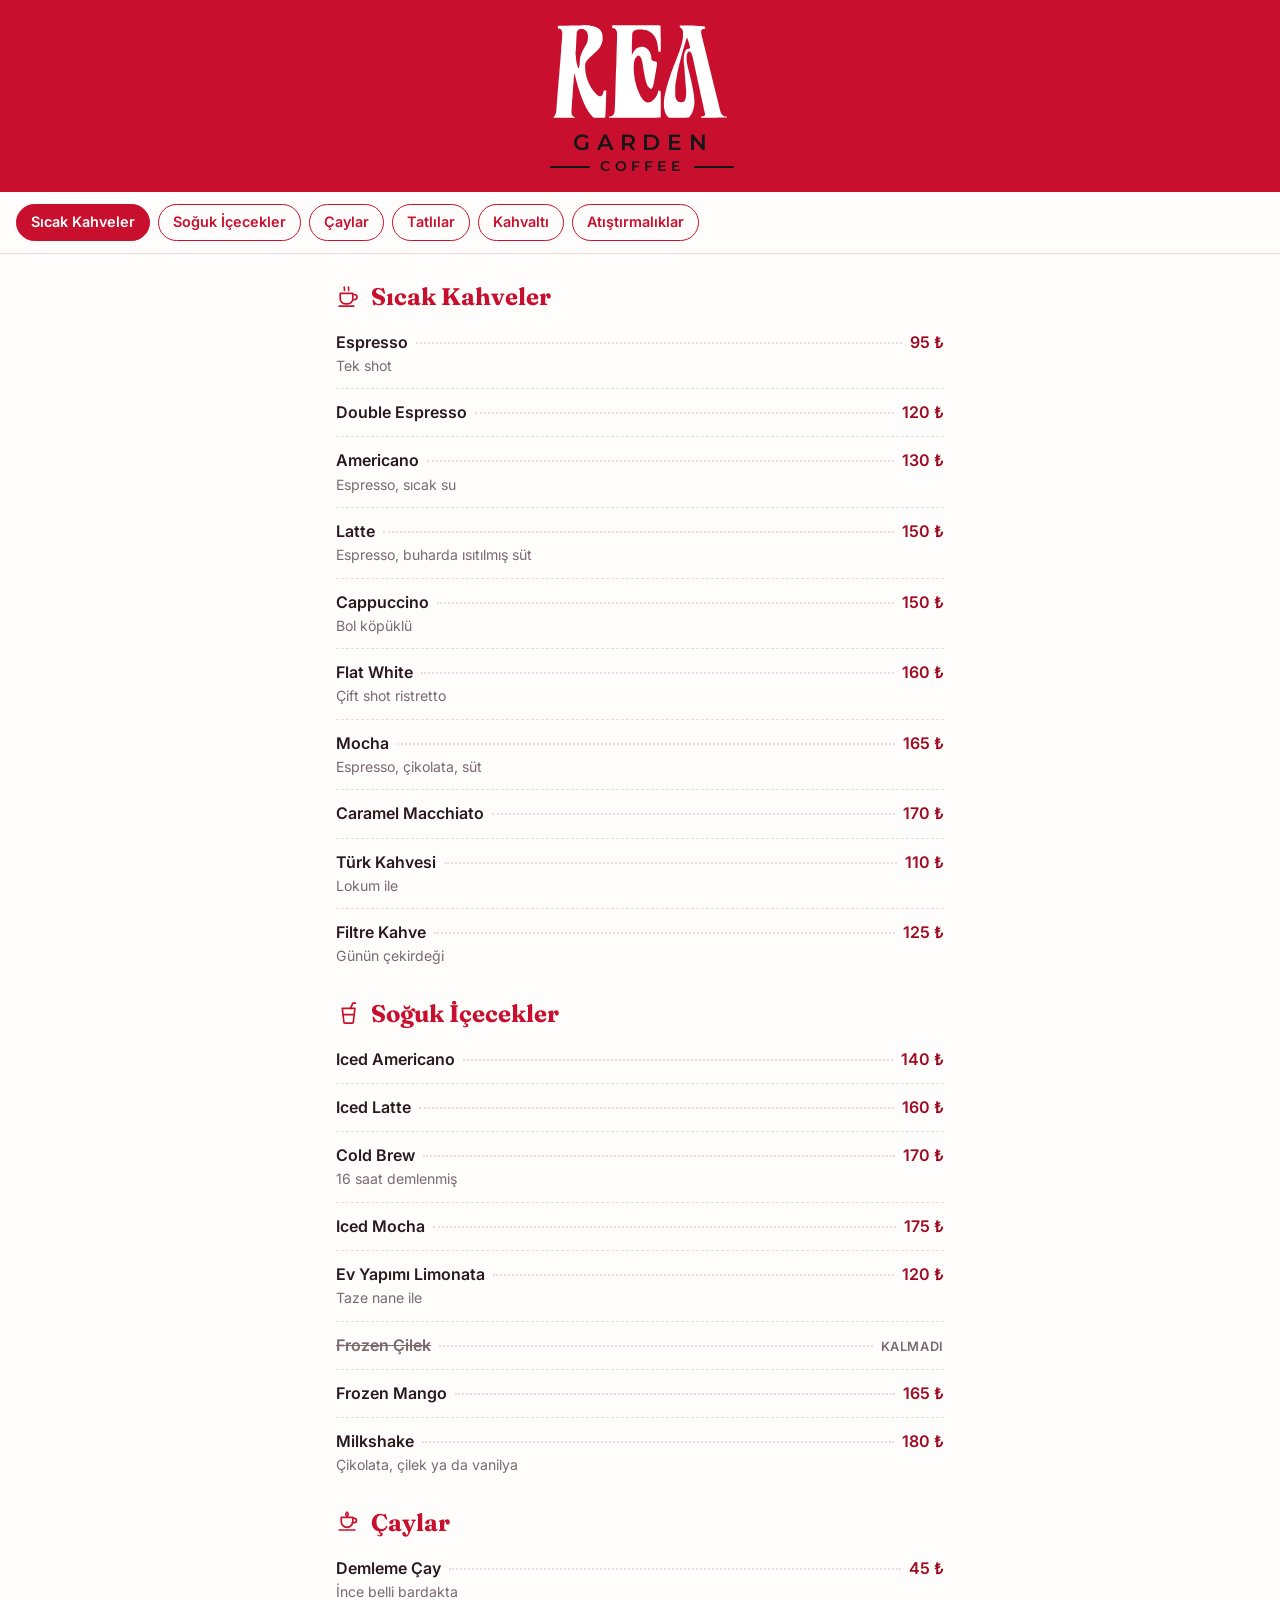
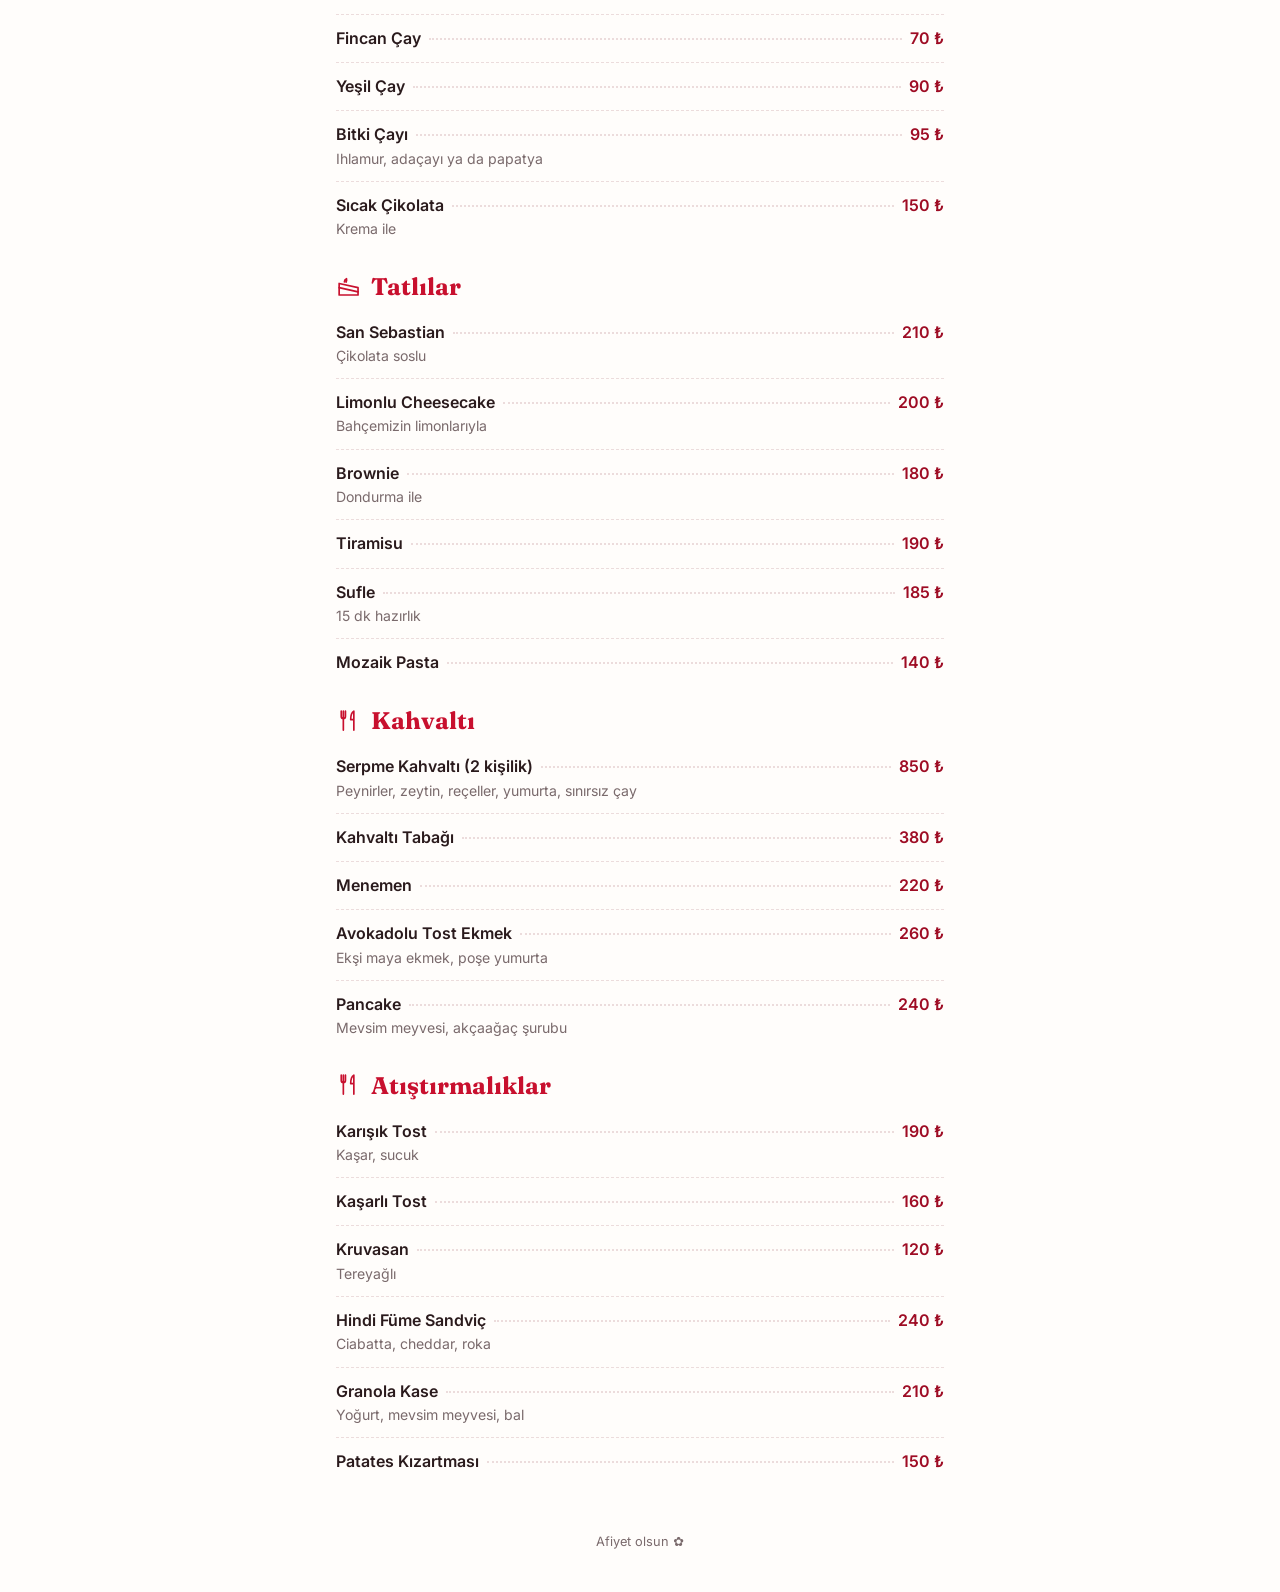
<file: index.html>
<!doctype html>
<html lang="tr">
<head>
<meta charset="utf-8">
<meta name="viewport" content="width=device-width, initial-scale=1">
<title>REA Garden Coffee · Menü</title>
<meta name="theme-color" content="#c8102e">
<link rel="preconnect" href="https://fonts.googleapis.com">
<link rel="preconnect" href="https://fonts.gstatic.com" crossorigin>
<link href="https://fonts.googleapis.com/css2?family=Montserrat:wght@600&family=Fraunces:opsz,wght@9..144,500;9..144,700&family=Inter:wght@400;600&display=swap" rel="stylesheet">
<link rel="stylesheet" href="style.css">
</head>
<body>
<header>
  <h1 class="logo">
    <img src="rea.svg" alt="REA" width="1182" height="650">
    <span class="garden">Garden</span>
    <span class="coffee">Coffee</span>
  </h1>
</header>
<nav id="tabs" aria-label="Kategoriler"></nav>
<main id="menu"><p class="loading">Menü yükleniyor…</p></main>
<footer>Afiyet olsun ✿</footer>
<script type="module" src="menu.js"></script>
</body>
</html>
</file>
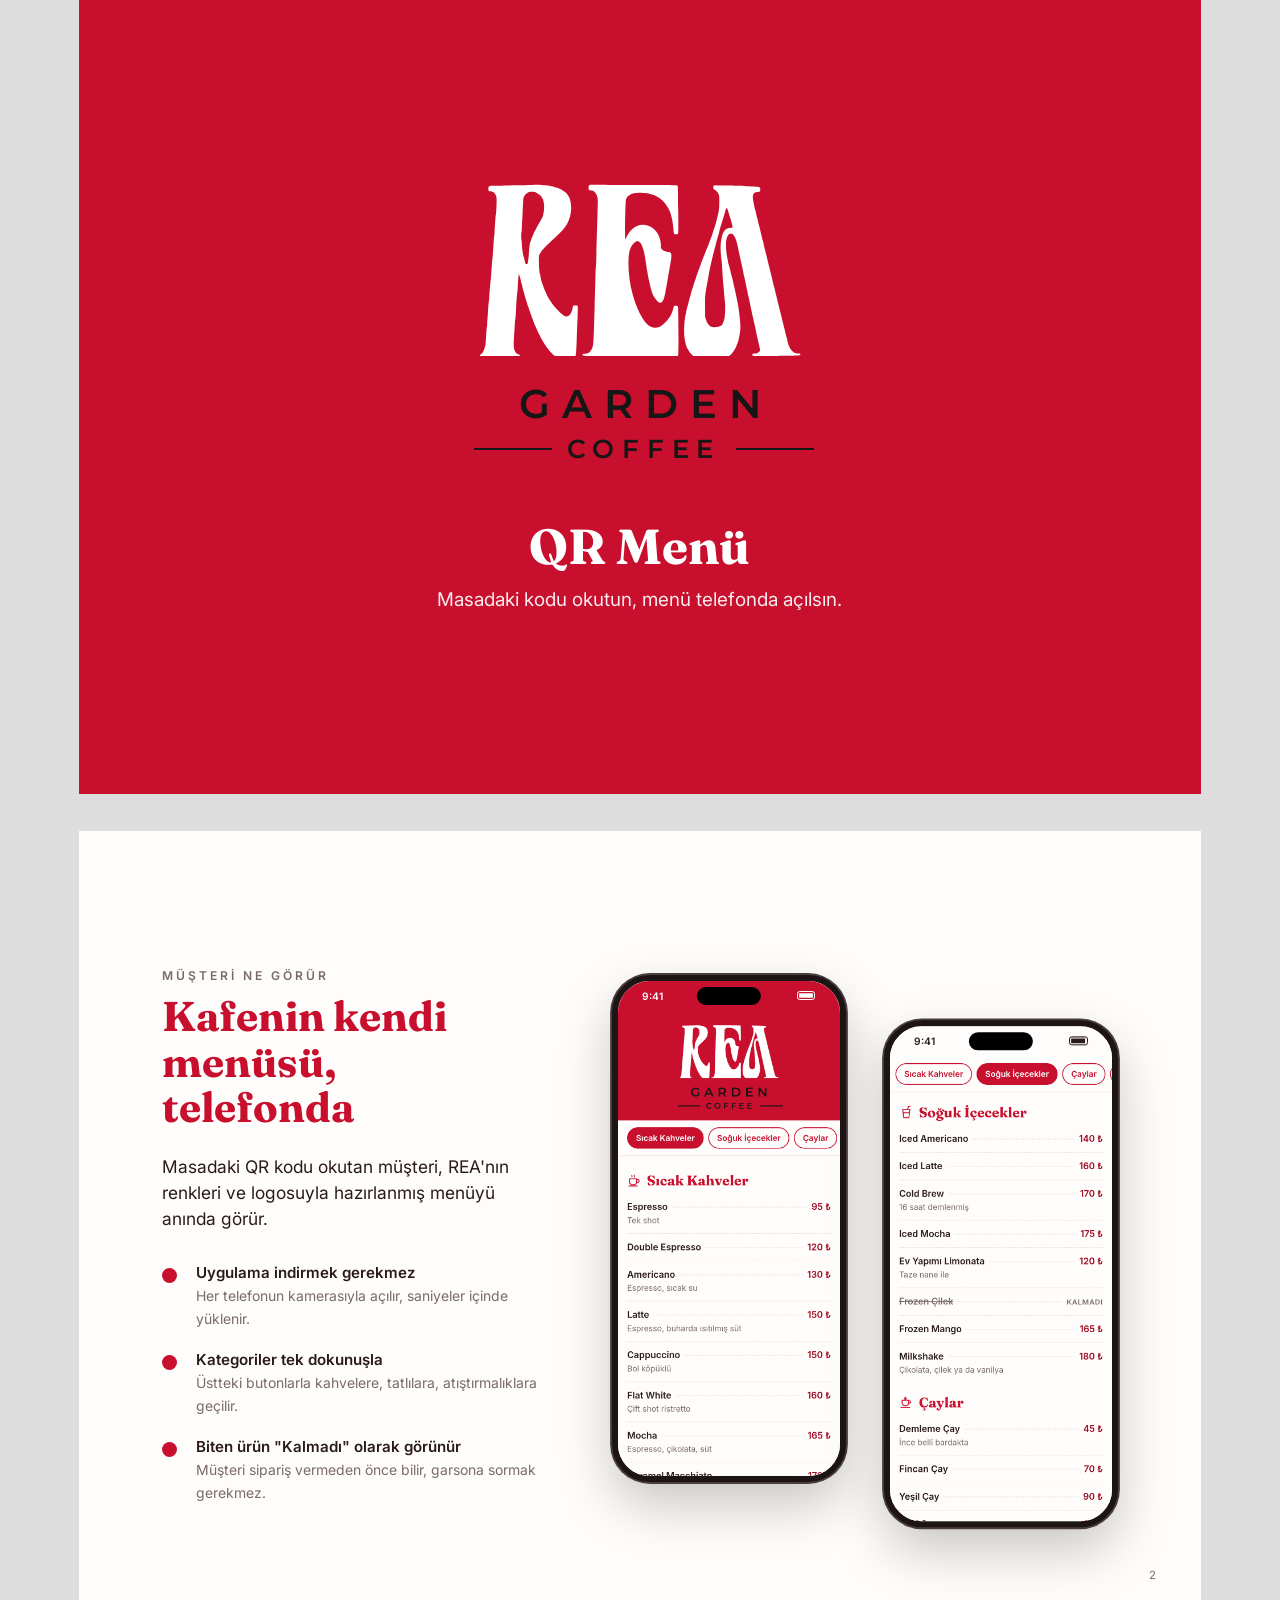
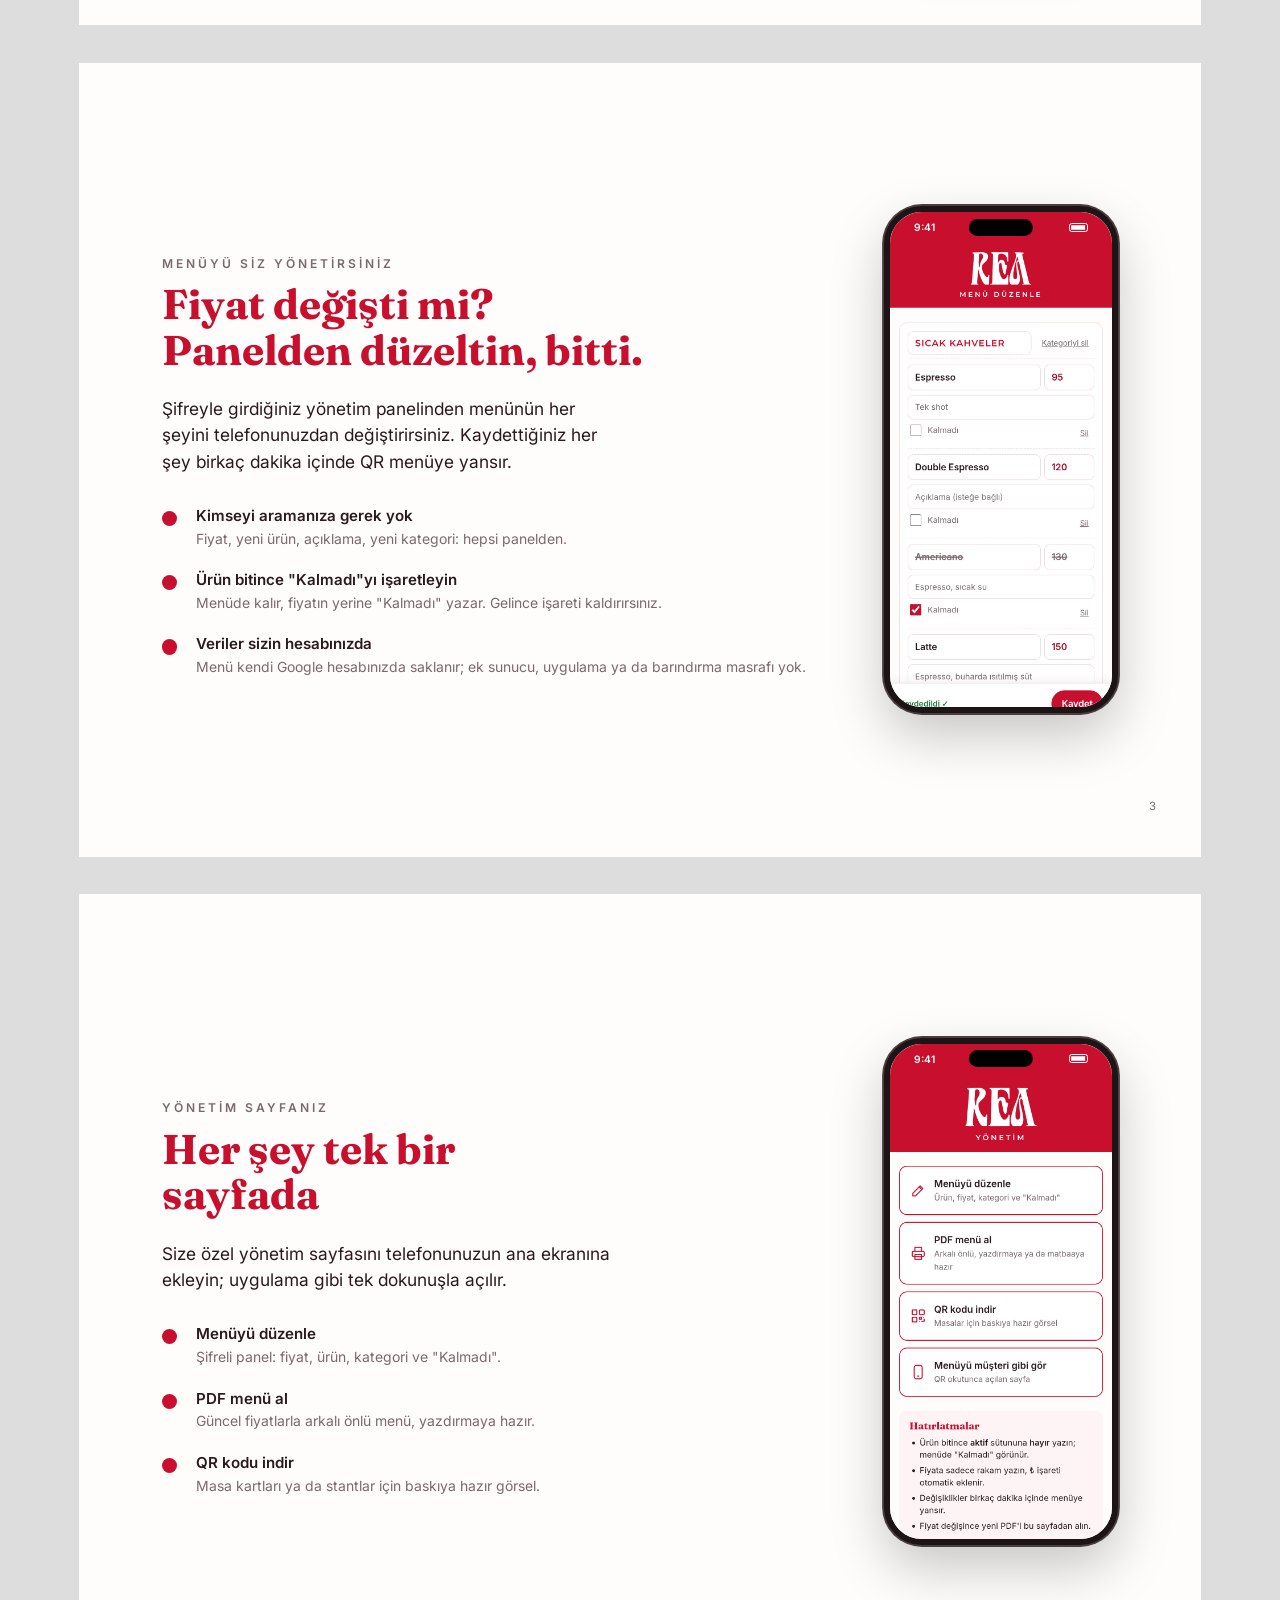
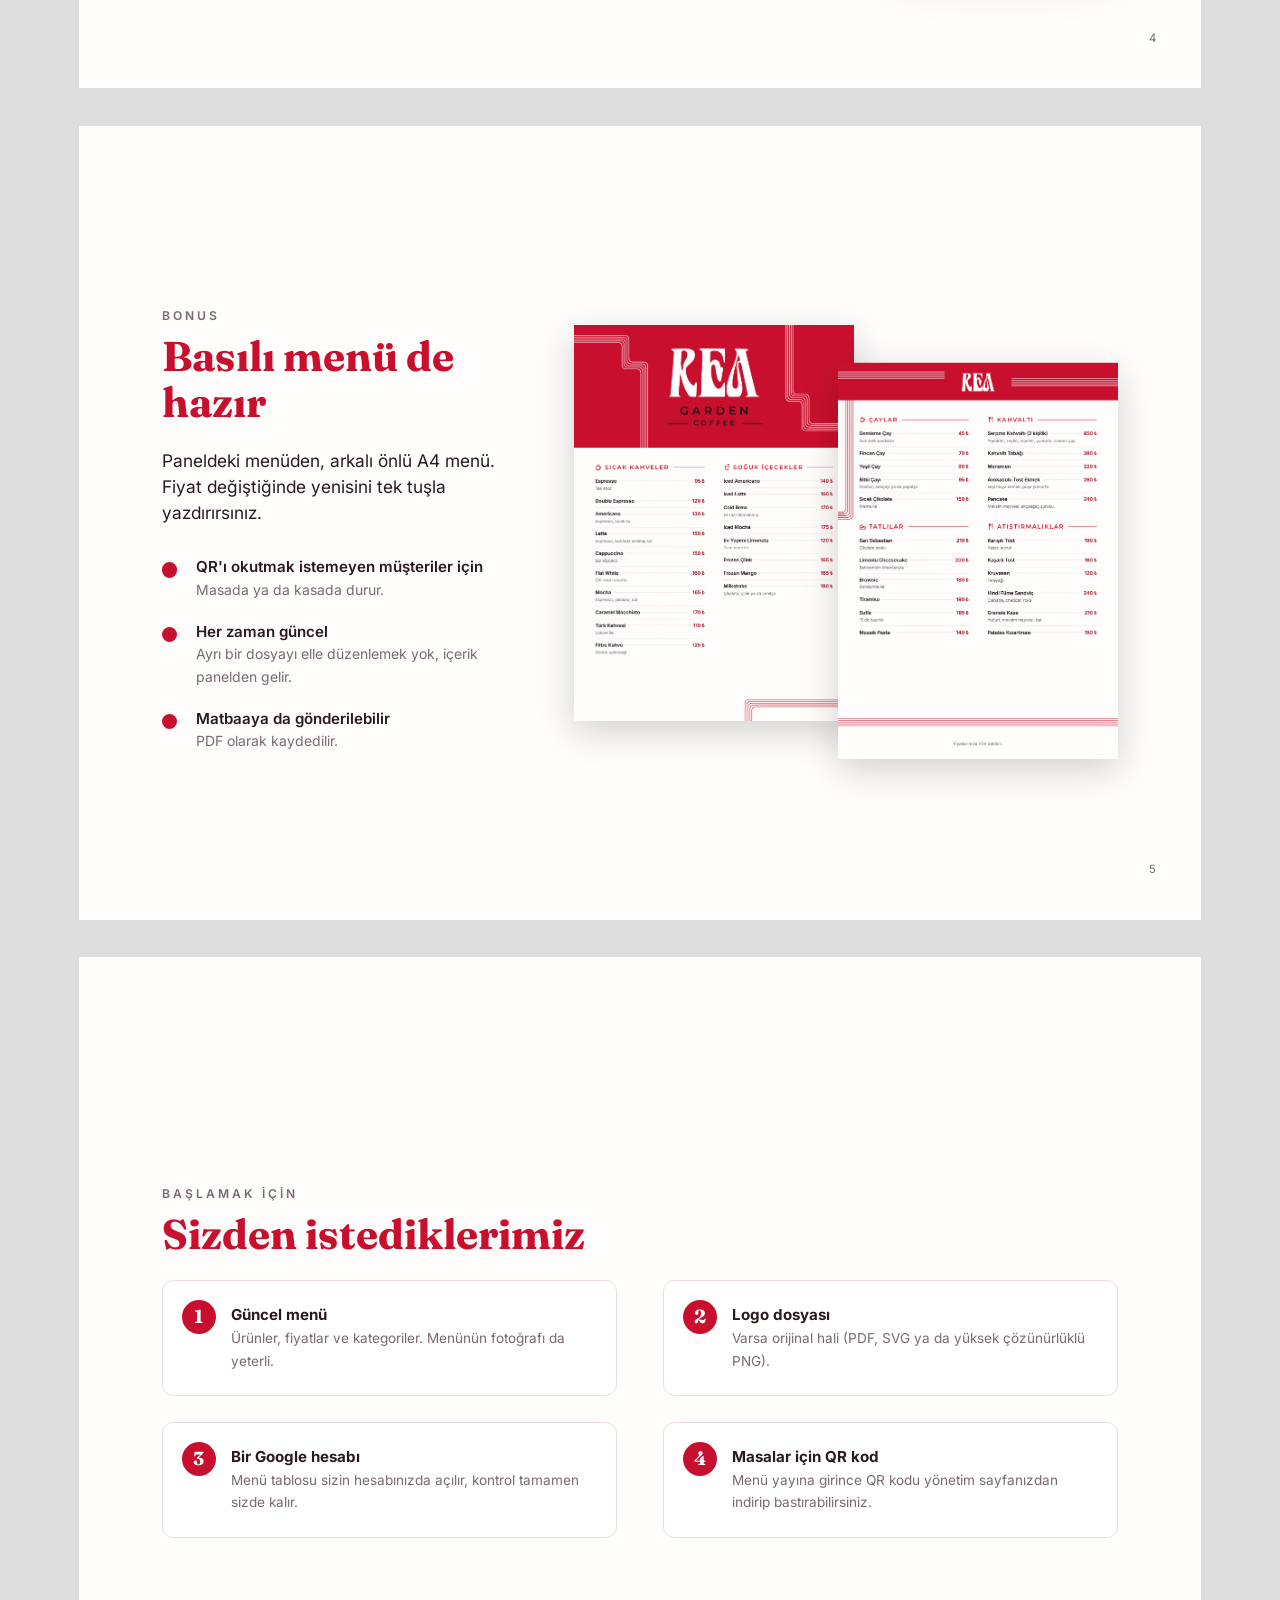
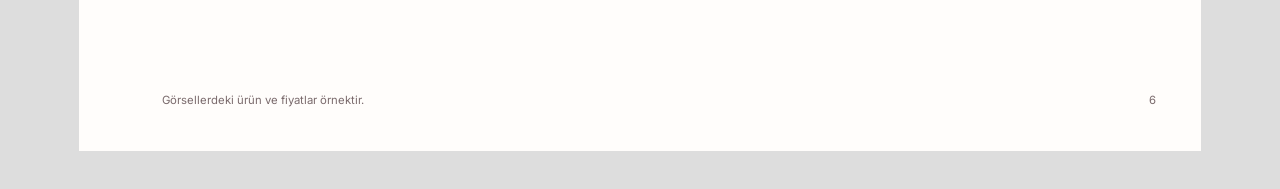
<file: tanitim/index.html>
<!doctype html>
<html lang="tr">
<head>
<meta charset="utf-8">
<title>REA Garden Coffee · QR Menü Tanıtımı</title>
<link href="https://fonts.googleapis.com/css2?family=Montserrat:wght@600&family=Fraunces:opsz,wght@9..144,500;9..144,700&family=Inter:wght@400;500;600&display=swap" rel="stylesheet">
<style>
@page { size: A4 landscape; margin: 0; }
:root { --red: #c8102e; --red-dark: #9e0c24; --ink: #2a1a1c; --muted: #7a6a6c; --bg: #fffdfb; --line: #ecdcdc; }
* { box-sizing: border-box; -webkit-print-color-adjust: exact; print-color-adjust: exact; }
body { margin: 0; background: #ddd; color: var(--ink); font: 4mm/1.5 Inter, sans-serif; }
.page { width: 297mm; height: 210mm; margin: 0 auto 10mm; background: var(--bg); position: relative; overflow: hidden; display: flex; break-after: page; }
@media print { body { background: none; } .page { margin: 0; } }

h2 { font: 700 11mm/1.1 Fraunces, Georgia, serif; color: var(--red); margin: 0 0 6mm; }
.kicker { font: 600 3.2mm Inter; letter-spacing: .25em; text-transform: uppercase; color: var(--muted); margin: 0 0 3mm; }
.lead { font-size: 4.6mm; color: var(--ink); margin: 0 0 8mm; max-width: 120mm; }
ul.points { list-style: none; padding: 0; margin: 0; display: grid; gap: 5mm; }
ul.points li { padding-left: 9mm; position: relative; }
ul.points li::before { content: ""; position: absolute; left: 0; top: 1.6mm; width: 4mm; height: 4mm; border-radius: 50%; background: var(--red); }
ul.points b { display: block; font-weight: 600; }
ul.points span { color: var(--muted); font-size: 3.7mm; }
.text { flex: 1; min-width: 0; padding: 22mm 18mm 18mm 22mm; display: flex; flex-direction: column; justify-content: center; }
.visual { display: flex; align-items: center; justify-content: center; gap: 10mm; padding: 14mm 22mm 14mm 0; }
.pageno { position: absolute; right: 12mm; bottom: 8mm; font-size: 3mm; color: var(--muted); }
.note { position: absolute; left: 22mm; bottom: 8mm; font-size: 3mm; color: var(--muted); }

/* telefon çerçevesi */
.phone { position: relative; width: 62mm; aspect-ratio: 390 / 844; border: 1.6mm solid #1d1416; border-radius: 10mm; overflow: hidden; background: var(--bg); display: flex; flex-direction: column; box-shadow: 0 0 0 .5mm #4a3d3f, 0 6mm 14mm rgb(0 0 0 / .22); }
.phone::before { content: ""; position: absolute; top: 1.7mm; left: 50%; translate: -50% 0; width: 17mm; height: 4.6mm; border-radius: 3mm; background: #000; z-index: 1; }
.phone .status { flex: none; height: 8mm; display: flex; justify-content: space-between; align-items: center; padding: 0 6.5mm; font: 600 2.7mm Inter, sans-serif; background: var(--red); color: #fff; }
.phone .status.light { background: var(--bg); color: var(--ink); }
.phone .bat { display: inline-block; width: 5mm; height: 2.4mm; border: .3mm solid currentColor; border-radius: .7mm; box-shadow: inset 0 0 0 .3mm var(--red), inset 4mm 0 0 currentColor; vertical-align: middle; }
.phone .status.light .bat { box-shadow: inset 0 0 0 .3mm var(--bg), inset 4mm 0 0 currentColor; }
.phone img { flex: 1; min-height: 0; display: block; width: 100%; object-fit: cover; object-position: top; }
.phone.lower { transform: translateY(12mm); }

/* kapak */
.cover { background: var(--red); color: #fff; flex-direction: column; align-items: center; justify-content: center; text-align: center; }
.cover .logo { width: 88mm; color: #161616; font: 600 5mm/1 Montserrat, sans-serif; text-transform: uppercase; }
.cover .logo img { display: block; width: 100%; }
.cover .logo span { display: flex; align-items: center; justify-content: center; letter-spacing: .3em; margin-right: -.3em; }
.cover .garden { font-size: 10.5mm; margin-top: 6mm; }
.cover .coffee { font-size: 6.8mm; margin-top: 3mm; gap: 4mm; }
.cover .coffee::before, .cover .coffee::after { content: ""; flex: 1; border-top: .6mm solid; }
.cover h1 { font: 700 13mm/1 Fraunces, serif; margin: 16mm 0 4mm; }
.cover p { margin: 0; font-size: 5mm; opacity: .92; }

/* basılı menü */
.paper { width: 74mm; box-shadow: 0 3mm 9mm rgb(0 0 0 / .18); display: block; }
.paper + .paper { margin-left: -14mm; transform: translateY(10mm); }

/* adımlar */
ol.steps { list-style: none; counter-reset: s; padding: 0; margin: 0; display: grid; grid-template-columns: 1fr 1fr; gap: 7mm 12mm; }
ol.steps li { counter-increment: s; padding: 6mm 6mm 6mm 18mm; position: relative; background: #fff; border: .3mm solid var(--line); border-radius: 3mm; }
ol.steps li::before { content: counter(s); position: absolute; left: 5mm; top: 5mm; width: 9mm; height: 9mm; border-radius: 50%; background: var(--red); color: #fff; font: 700 5mm/9mm Fraunces; text-align: center; }
ol.steps b { display: block; }
ol.steps span { color: var(--muted); font-size: 3.6mm; }
</style>
</head>
<body>

<!-- 1. Kapak -->
<section class="page cover">
  <div class="logo">
    <img src="../rea.svg" alt="REA">
    <span class="garden">Garden</span>
    <span class="coffee">Coffee</span>
  </div>
  <h1>QR Menü</h1>
  <p>Masadaki kodu okutun, menü telefonda açılsın.</p>
</section>

<!-- 2. Müşteri ne görür -->
<section class="page">
  <div class="text">
    <p class="kicker">Müşteri ne görür</p>
    <h2>Kafenin kendi menüsü,<br>telefonda</h2>
    <p class="lead">Masadaki QR kodu okutan müşteri, REA'nın renkleri ve logosuyla hazırlanmış menüyü anında görür.</p>
    <ul class="points">
      <li><b>Uygulama indirmek gerekmez</b><span>Her telefonun kamerasıyla açılır, saniyeler içinde yüklenir.</span></li>
      <li><b>Kategoriler tek dokunuşla</b><span>Üstteki butonlarla kahvelere, tatlılara, atıştırmalıklara geçilir.</span></li>
      <li><b>Biten ürün "Kalmadı" olarak görünür</b><span>Müşteri sipariş vermeden önce bilir, garsona sormak gerekmez.</span></li>
    </ul>
  </div>
  <div class="visual">
    <div class="phone"><div class="status"><span>9:41</span><i class="bat"></i></div><img src="img/phone-top.png" alt=""></div>
    <div class="phone lower"><div class="status light"><span>9:41</span><i class="bat"></i></div><img src="img/phone-soldout.png" alt=""></div>
  </div>
  <p class="pageno">2</p>
</section>

<!-- 3. Siz güncellersiniz -->
<section class="page">
  <div class="text">
    <p class="kicker">Menüyü siz yönetirsiniz</p>
    <h2>Fiyat değişti mi?<br>Panelden düzeltin, bitti.</h2>
    <p class="lead">Şifreyle girdiğiniz yönetim panelinden menünün her şeyini telefonunuzdan değiştirirsiniz. Kaydettiğiniz her şey birkaç dakika içinde QR menüye yansır.</p>
    <ul class="points">
      <li><b>Kimseyi aramanıza gerek yok</b><span>Fiyat, yeni ürün, açıklama, yeni kategori: hepsi panelden.</span></li>
      <li><b>Ürün bitince "Kalmadı"yı işaretleyin</b><span>Menüde kalır, fiyatın yerine "Kalmadı" yazar. Gelince işareti kaldırırsınız.</span></li>
      <li><b>Veriler sizin hesabınızda</b><span>Menü kendi Google hesabınızda saklanır; ek sunucu, uygulama ya da barındırma masrafı yok.</span></li>
    </ul>
  </div>
  <div class="visual">
    <div class="phone"><div class="status"><span>9:41</span><i class="bat"></i></div><img src="img/phone-admin.png" alt=""></div>
  </div>
  <p class="pageno">3</p>
</section>

<!-- 4. Yönetim sayfası -->
<section class="page">
  <div class="text">
    <p class="kicker">Yönetim sayfanız</p>
    <h2>Her şey tek bir<br>sayfada</h2>
    <p class="lead">Size özel yönetim sayfasını telefonunuzun ana ekranına ekleyin; uygulama gibi tek dokunuşla açılır.</p>
    <ul class="points">
      <li><b>Menüyü düzenle</b><span>Şifreli panel: fiyat, ürün, kategori ve "Kalmadı".</span></li>
      <li><b>PDF menü al</b><span>Güncel fiyatlarla arkalı önlü menü, yazdırmaya hazır.</span></li>
      <li><b>QR kodu indir</b><span>Masa kartları ya da stantlar için baskıya hazır görsel.</span></li>
    </ul>
  </div>
  <div class="visual">
    <div class="phone"><div class="status"><span>9:41</span><i class="bat"></i></div><img src="img/phone-yonetim.png" alt=""></div>
  </div>
  <p class="pageno">4</p>
</section>

<!-- 5. Basılı menü -->
<section class="page">
  <div class="text">
    <p class="kicker">Bonus</p>
    <h2>Basılı menü de hazır</h2>
    <p class="lead">Paneldeki menüden, arkalı önlü A4 menü. Fiyat değiştiğinde yenisini tek tuşla yazdırırsınız.</p>
    <ul class="points">
      <li><b>QR'ı okutmak istemeyen müşteriler için</b><span>Masada ya da kasada durur.</span></li>
      <li><b>Her zaman güncel</b><span>Ayrı bir dosyayı elle düzenlemek yok, içerik panelden gelir.</span></li>
      <li><b>Matbaaya da gönderilebilir</b><span>PDF olarak kaydedilir.</span></li>
    </ul>
  </div>
  <div class="visual">
    <img class="paper" src="img/print-front.png" alt="Ön yüz">
    <img class="paper" src="img/print-back.png" alt="Arka yüz">
  </div>
  <p class="pageno">5</p>
</section>

<!-- 6. Sonraki adımlar -->
<section class="page">
  <div class="text" style="padding-right: 22mm">
    <p class="kicker">Başlamak için</p>
    <h2>Sizden istediklerimiz</h2>
    <ol class="steps">
      <li><b>Güncel menü</b><span>Ürünler, fiyatlar ve kategoriler. Menünün fotoğrafı da yeterli.</span></li>
      <li><b>Logo dosyası</b><span>Varsa orijinal hali (PDF, SVG ya da yüksek çözünürlüklü PNG).</span></li>
      <li><b>Bir Google hesabı</b><span>Menü tablosu sizin hesabınızda açılır, kontrol tamamen sizde kalır.</span></li>
      <li><b>Masalar için QR kod</b><span>Menü yayına girince QR kodu yönetim sayfanızdan indirip bastırabilirsiniz.</span></li>
    </ol>
  </div>
  <p class="note">Görsellerdeki ürün ve fiyatlar örnektir.</p>
  <p class="pageno">6</p>
</section>

</body>
</html>
</file>
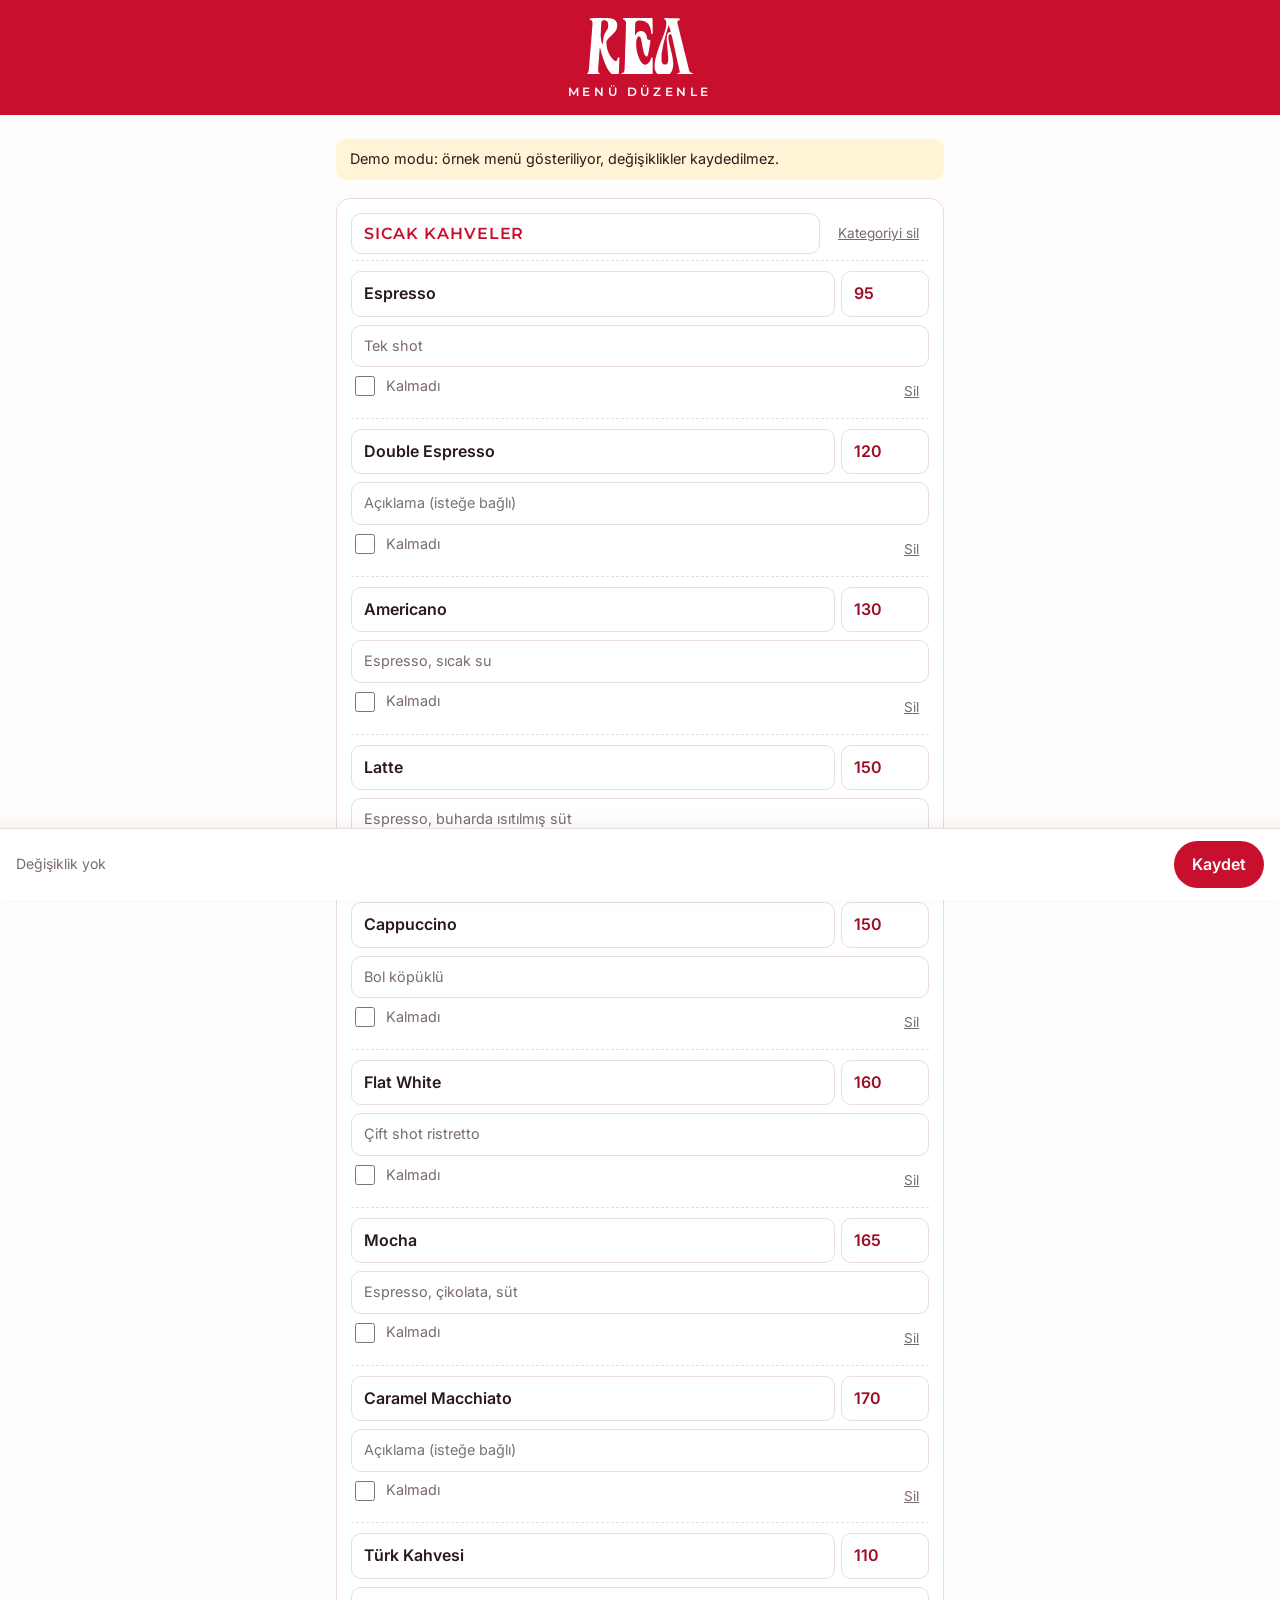
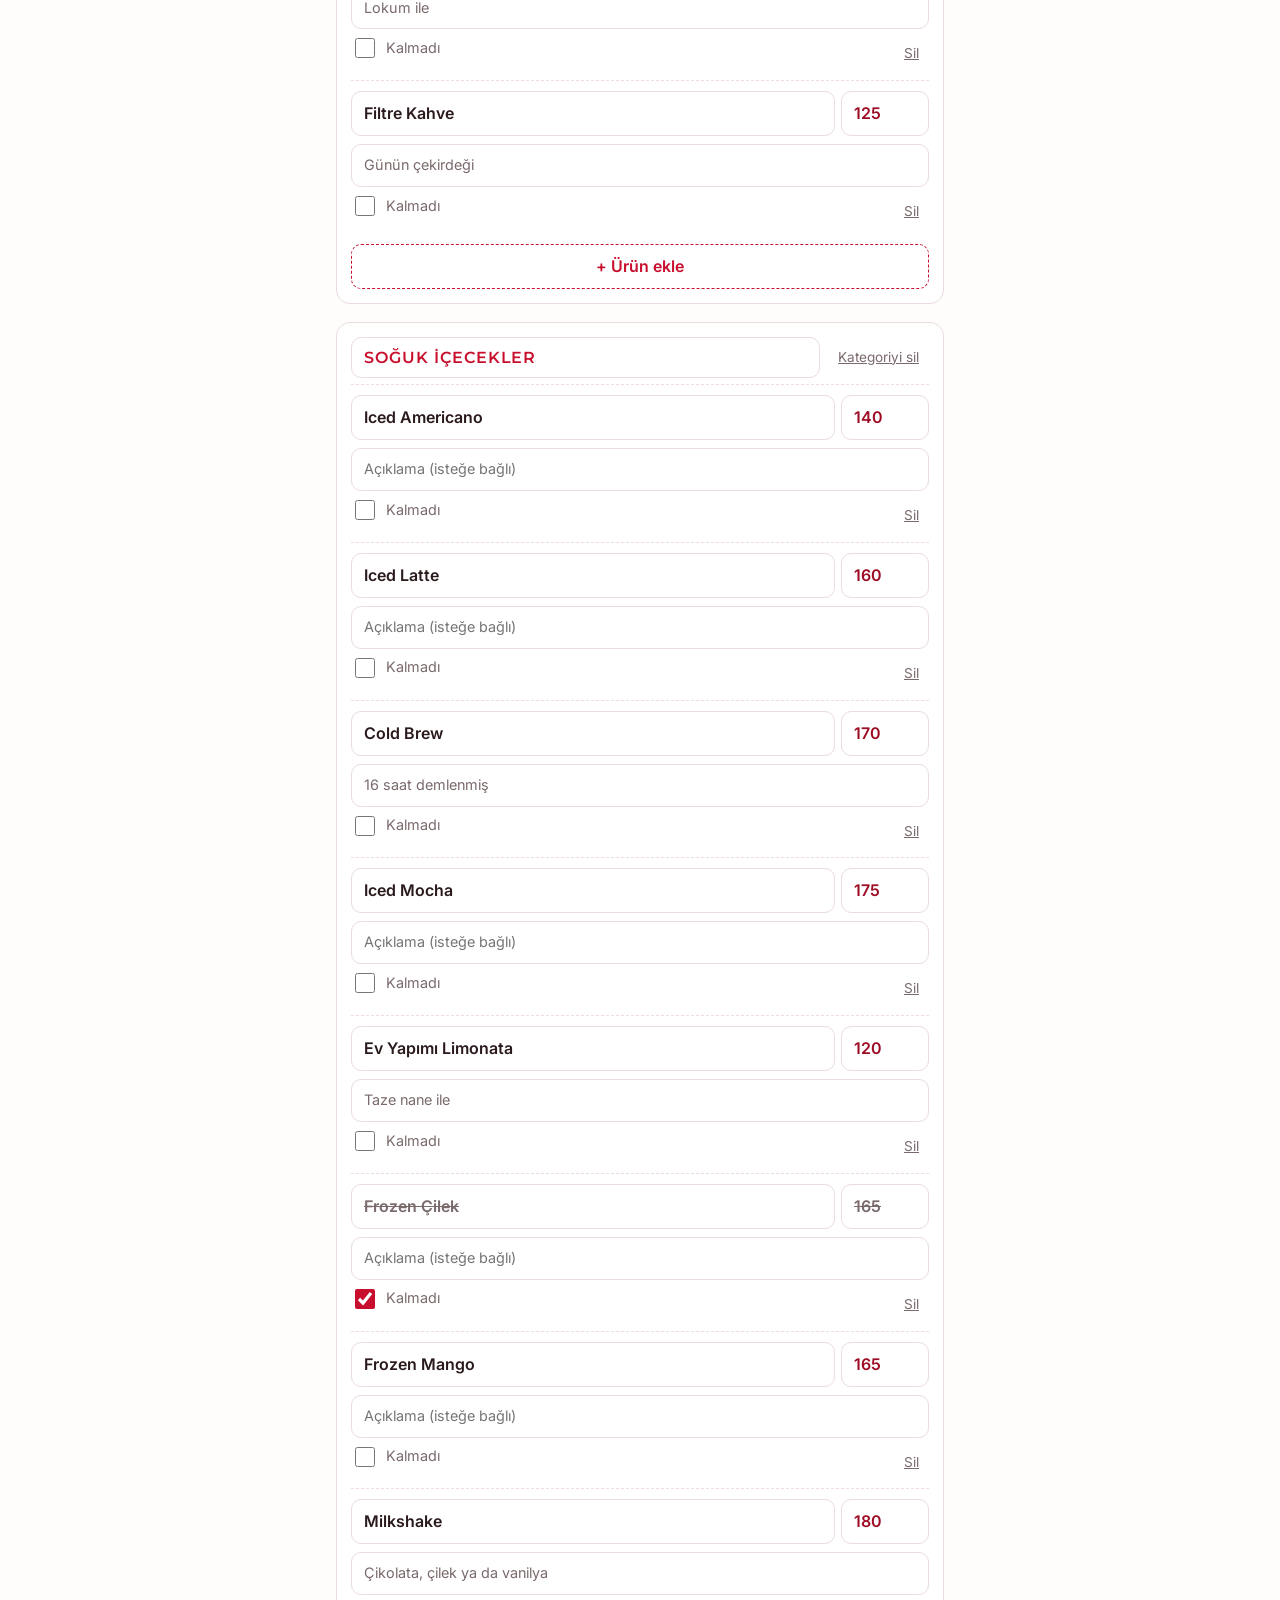
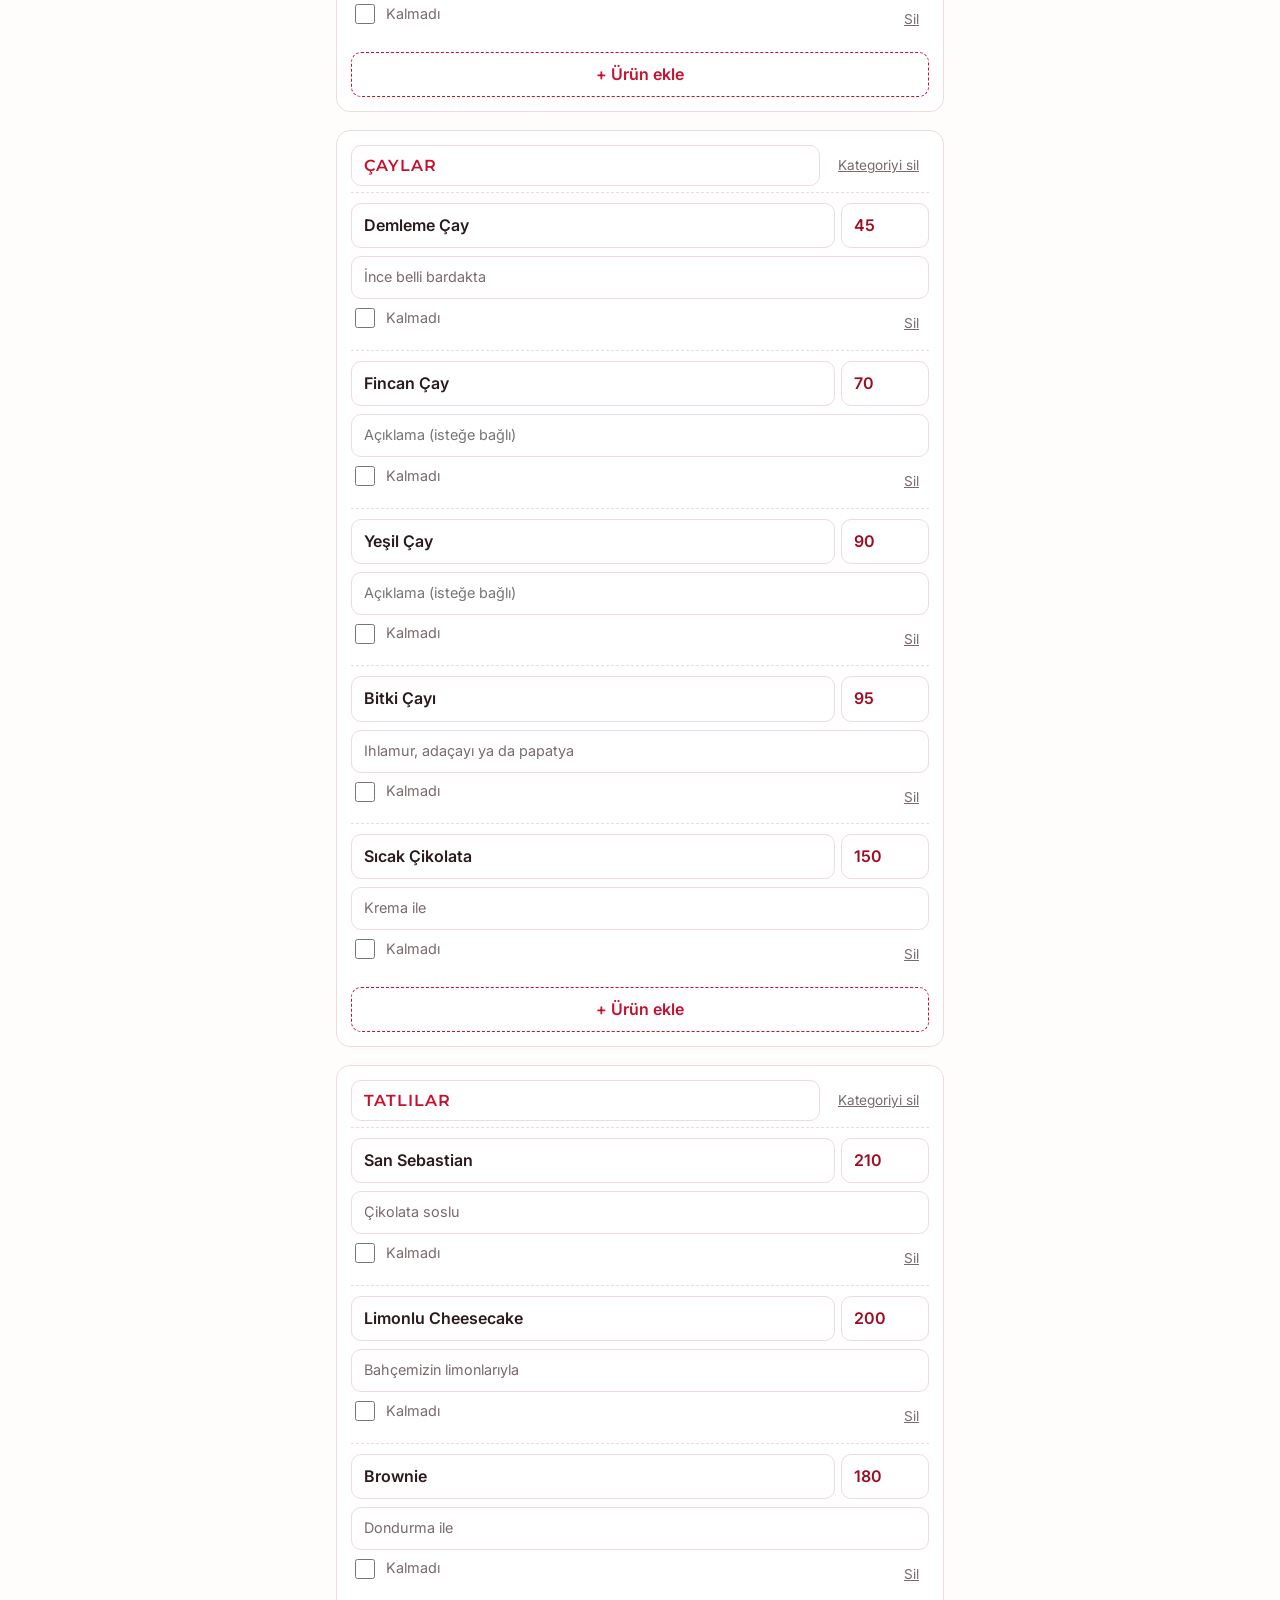
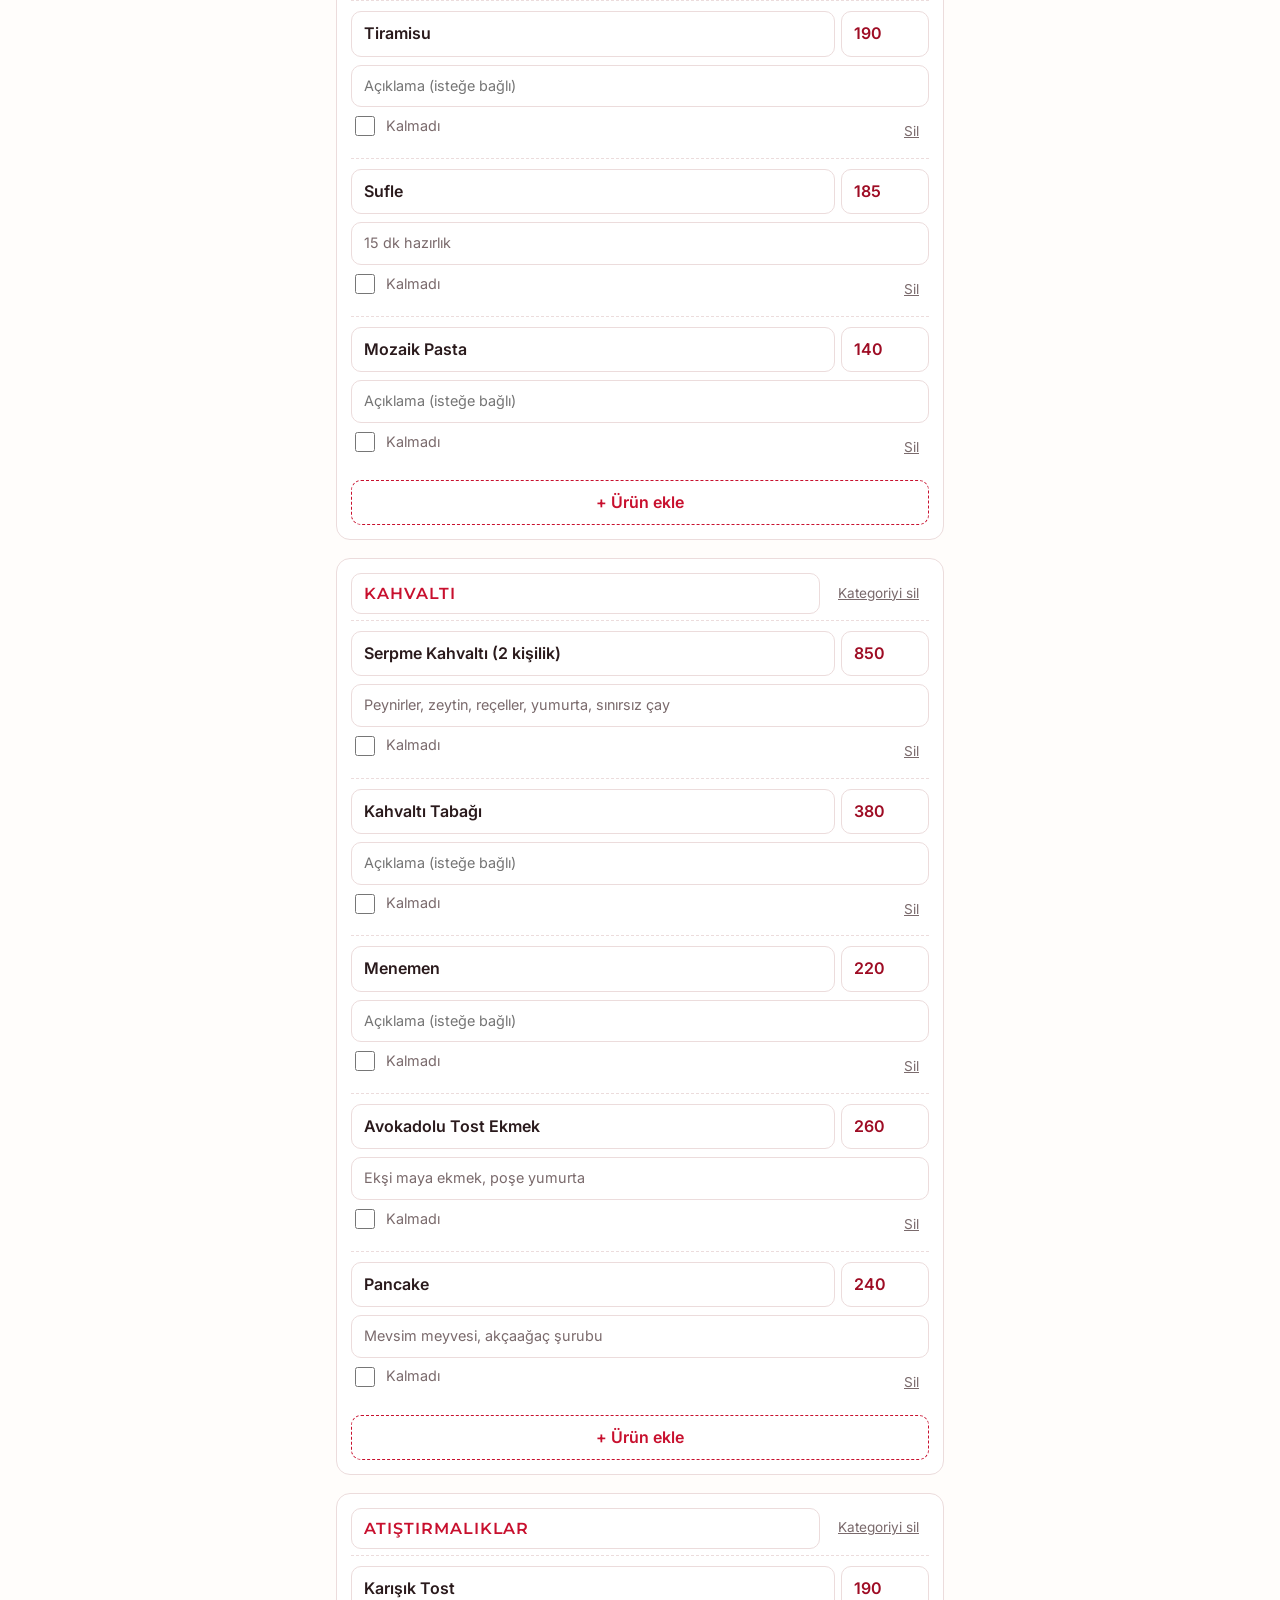
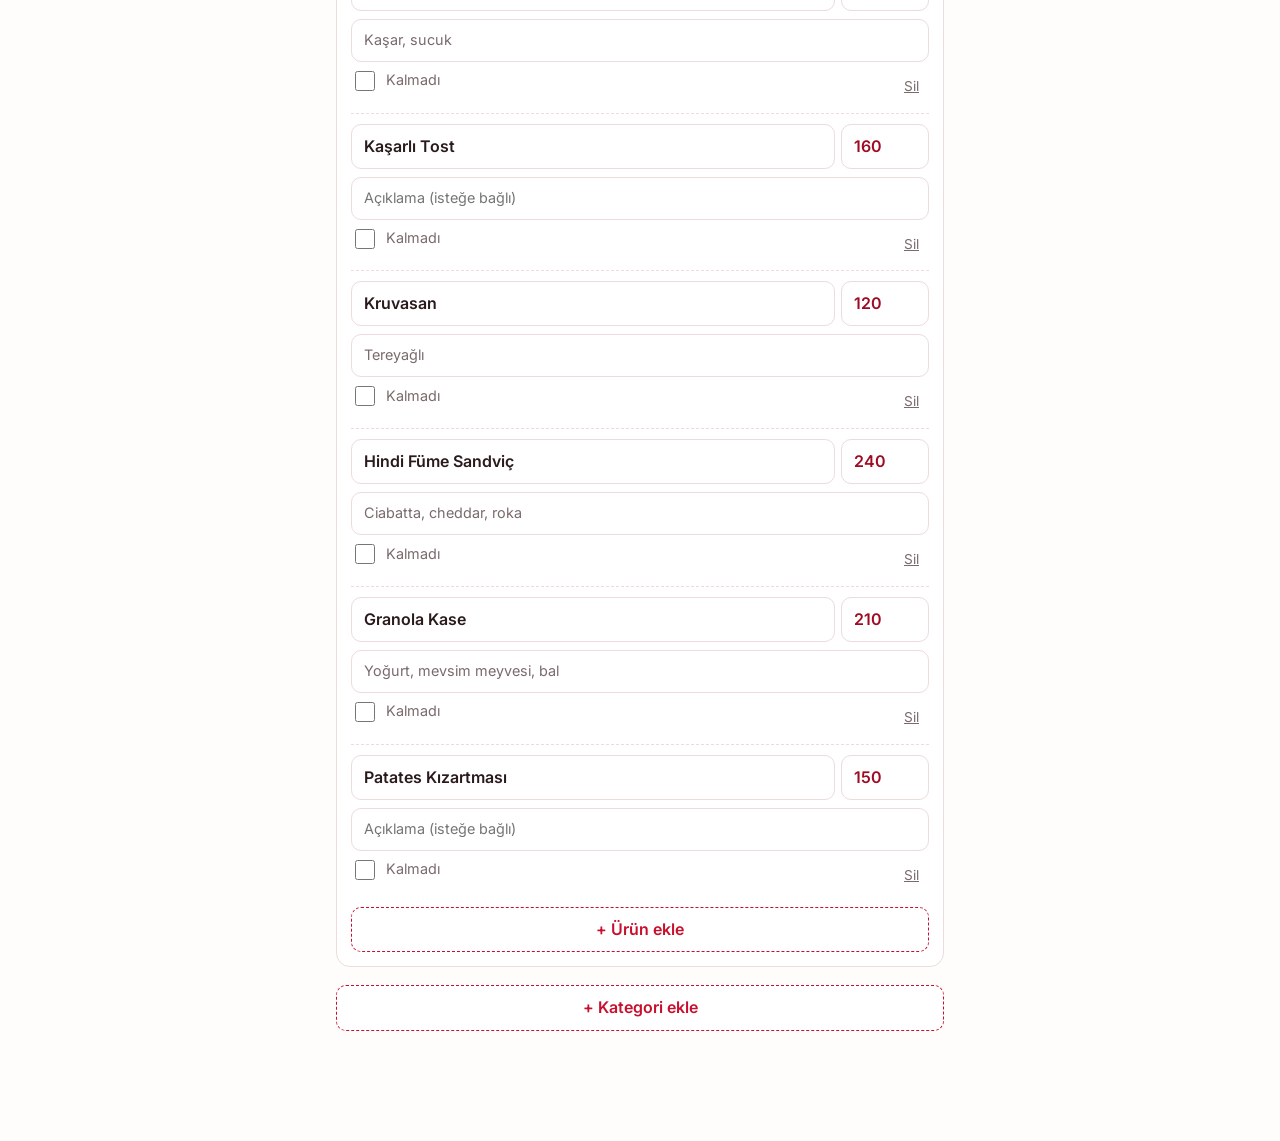
<file: admin.html>
<!doctype html>
<html lang="tr">
<head>
<meta charset="utf-8">
<meta name="viewport" content="width=device-width, initial-scale=1">
<meta name="robots" content="noindex">
<title>REA · Menü Düzenle</title>
<meta name="theme-color" content="#c8102e">
<link rel="preconnect" href="https://fonts.googleapis.com">
<link rel="preconnect" href="https://fonts.gstatic.com" crossorigin>
<link href="https://fonts.googleapis.com/css2?family=Montserrat:wght@600&family=Inter:wght@400;600&display=swap" rel="stylesheet">
<link rel="stylesheet" href="style.css">
<style>
  [hidden] { display: none !important; }
  header { padding: 16px; }
  header .logo { width: min(110px, 35%); }
  header .title { margin: 8px 0 0; font: 600 .75rem Montserrat, sans-serif; letter-spacing: .3em; text-transform: uppercase; }
  main { padding-bottom: 110px; }
  #demo { margin: 16px 0 0; padding: 10px 14px; border-radius: 10px; background: #fff4d6; font-size: .9rem; }
  #login { max-width: 360px; margin: 40px auto; display: grid; gap: 10px; }
  input, button { font: inherit; }
  input { width: 100%; padding: 10px 12px; border: 1px solid var(--line); border-radius: 10px; background: #fff; color: var(--ink); min-width: 0; }
  input:focus { outline: 2px solid var(--red); outline-offset: -1px; border-color: transparent; }
  .primary { padding: 12px 18px; border: 0; border-radius: 999px; background: var(--red); color: #fff; font-weight: 600; cursor: pointer; }
  .primary:disabled { opacity: .6; }
  #login-error { color: var(--red-dark); margin: 0; min-height: 1.4em; }
  .cat { margin-top: 18px; padding: 14px; border: 1px solid var(--line); border-radius: 14px; background: #fff; }
  .cat-head { display: flex; gap: 8px; margin-bottom: 6px; }
  .cat-name { font: 600 1rem Montserrat, sans-serif; text-transform: uppercase; letter-spacing: .06em; color: var(--red); }
  .row { display: grid; grid-template-columns: 1fr 88px; gap: 6px; padding: 10px 0; border-top: 1px dashed var(--line); }
  .row .desc { grid-column: 1 / -1; font-size: .9rem; }
  .row.sold .name, .row.sold .price { text-decoration: line-through; color: var(--muted); }
  .toggle { display: flex; align-items: center; gap: 8px; font-size: .9rem; color: var(--muted); cursor: pointer; }
  .toggle input { width: 20px; height: 20px; accent-color: var(--red); }
  .del { justify-self: end; padding: 6px 10px; border: 0; background: none; color: var(--muted); font-size: .85rem; cursor: pointer; text-decoration: underline; }
  .cat-head .del { white-space: nowrap; }
  .add { width: 100%; margin-top: 6px; padding: 10px; border: 1.5px dashed var(--red); border-radius: 10px; background: none; color: var(--red); font-weight: 600; cursor: pointer; }
  #add-cat { margin-top: 18px; background: #fff; }
  #errors { margin: 16px 0 0; padding: 12px 14px 12px 32px; border-radius: 10px; background: #fff4f5; color: var(--red-dark); font-size: .9rem; }
  .bar { position: fixed; left: 0; right: 0; bottom: 0; display: flex; align-items: center; justify-content: space-between; gap: 12px; padding: 12px 16px calc(12px + env(safe-area-inset-bottom)); background: #fff; border-top: 1px solid var(--line); box-shadow: 0 -4px 16px rgb(0 0 0 / .06); }
  #status { font-size: .88rem; color: var(--muted); }
  #status.warn { color: var(--red-dark); font-weight: 600; }
  #status.ok { color: #1e7a3c; font-weight: 600; }
  .back { color: var(--muted); font-size: .9rem; }
</style>
</head>
<body id="admin">
<header>
  <div class="logo"><img src="rea.svg" alt="REA" width="1182" height="650"></div>
  <p class="title">Menü Düzenle</p>
</header>
<main>
  <p id="demo" hidden>Demo modu: örnek menü gösteriliyor, değişiklikler kaydedilmez.</p>

  <form id="login" hidden>
    <label for="password">Yönetim şifresi</label>
    <input type="text" autocomplete="username" value="rea" hidden>
    <input id="password" type="password" autocomplete="current-password" required>
    <button class="primary">Giriş</button>
    <p id="login-error" role="alert"></p>
    <a class="back" href="yonetim.html">← Yönetim sayfası</a>
  </form>

  <div id="editor" hidden>
    <ul id="errors" hidden role="alert"></ul>
    <div id="cats"></div>
    <button type="button" class="add" id="add-cat">+ Kategori ekle</button>
    <div class="bar">
      <span id="status" role="status">Değişiklik yok</span>
      <button type="button" class="primary" id="save">Kaydet</button>
    </div>
  </div>
</main>
<script type="module" src="admin.js"></script>
</body>
</html>
</file>
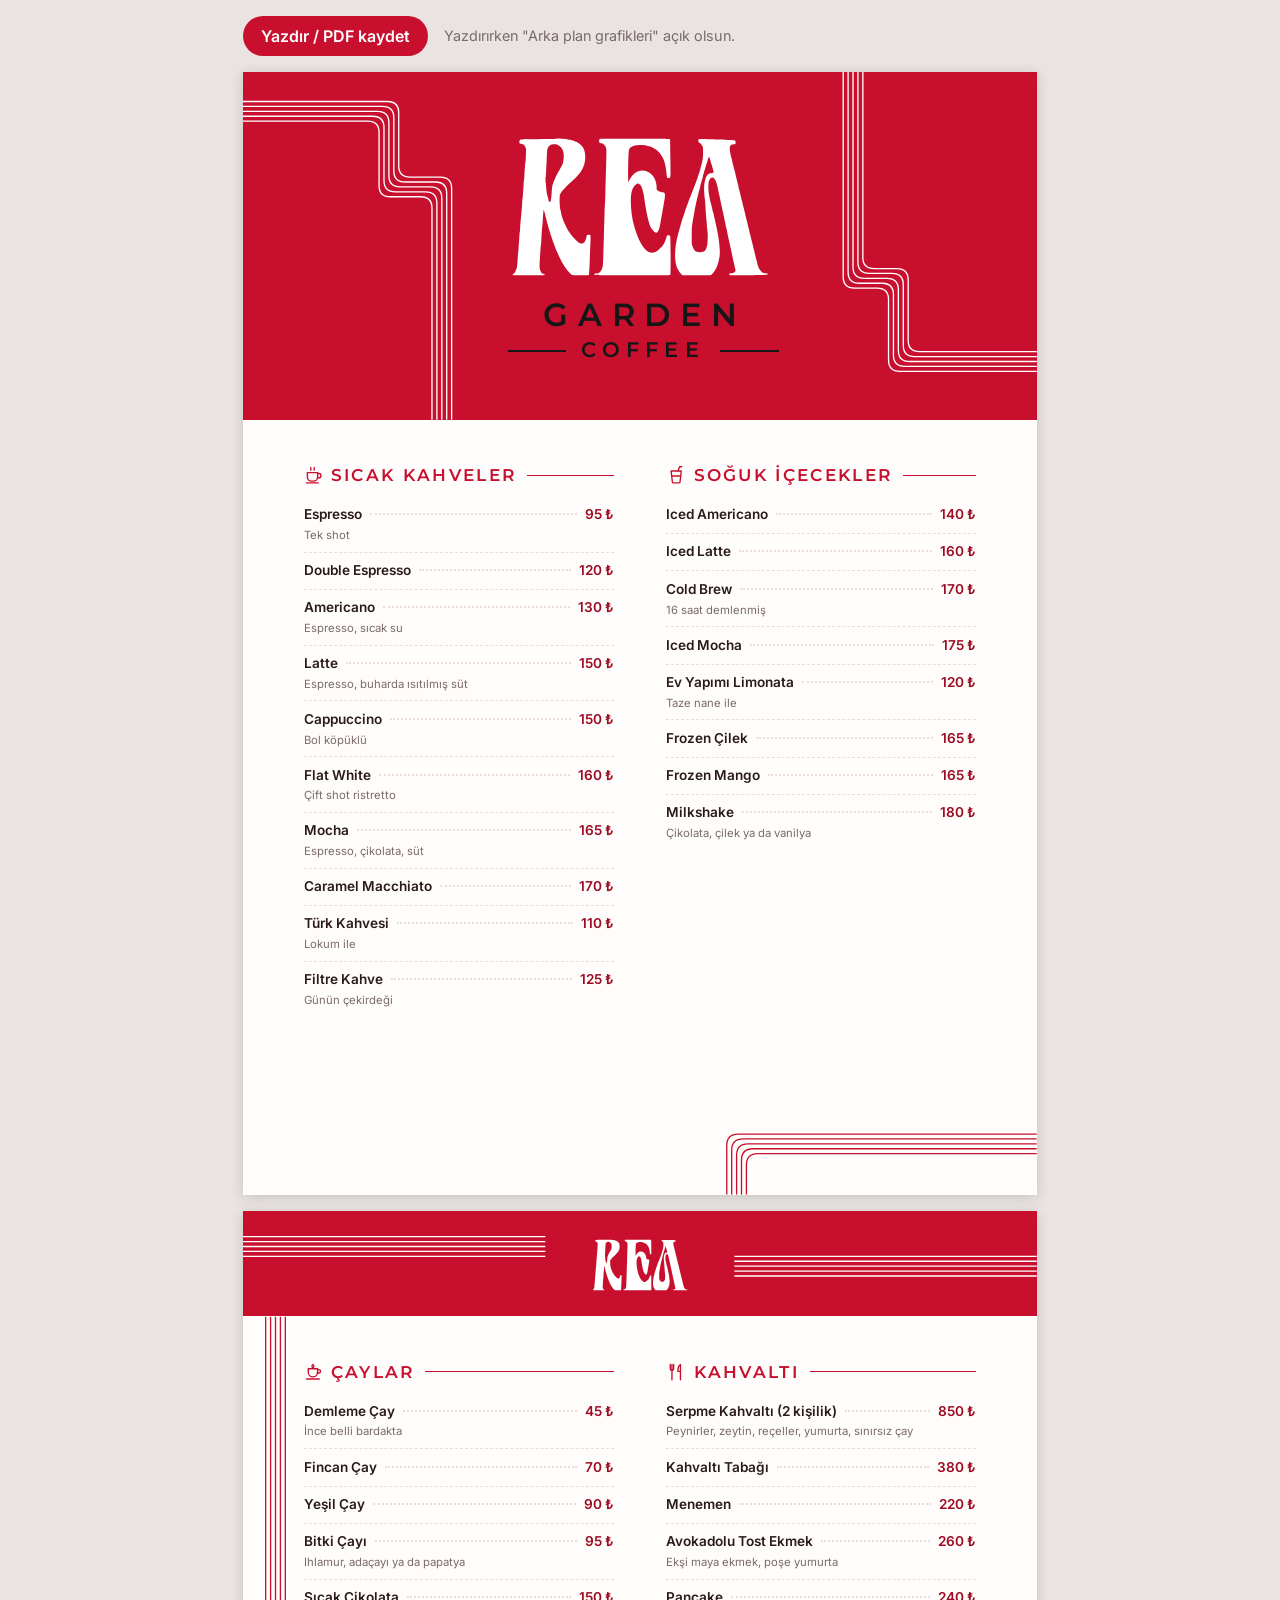
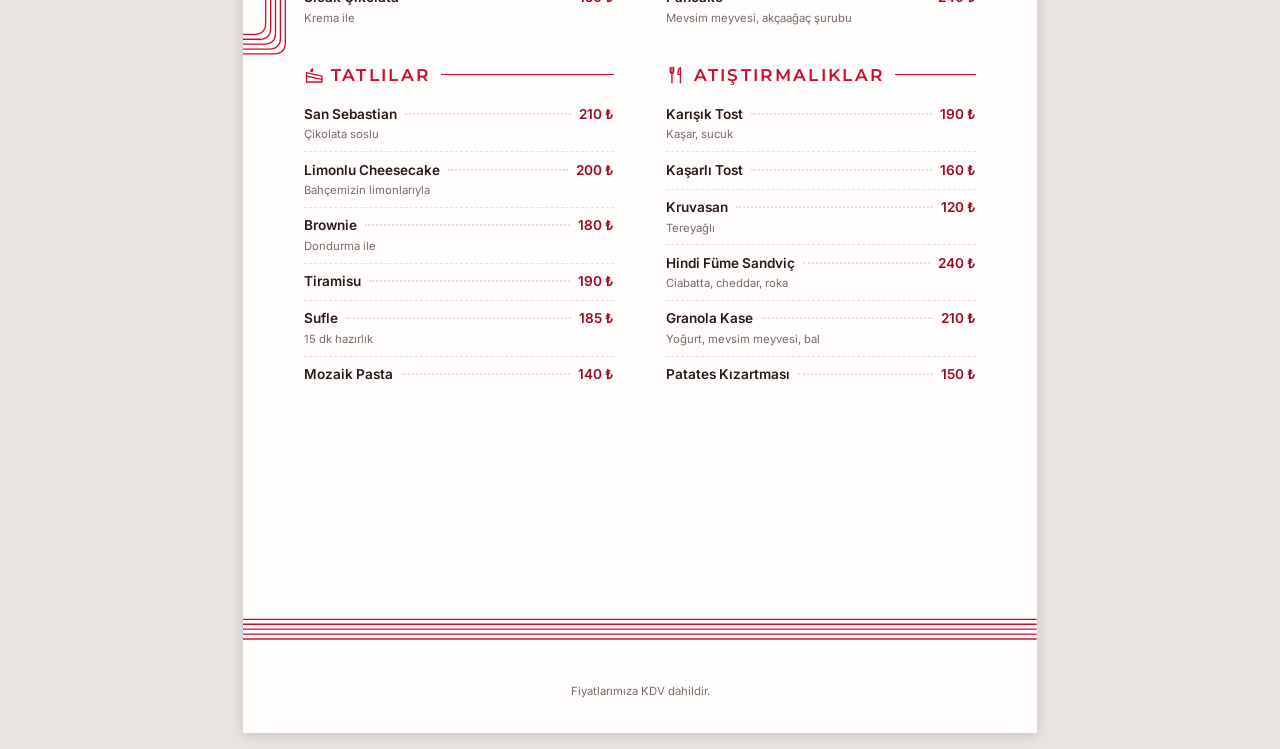
<file: print.html>
<!doctype html>
<html lang="tr">
<head>
<meta charset="utf-8">
<meta name="viewport" content="width=device-width, initial-scale=1">
<title>REA Garden Coffee · Menü</title>
<link rel="preconnect" href="https://fonts.googleapis.com">
<link rel="preconnect" href="https://fonts.gstatic.com" crossorigin>
<link href="https://fonts.googleapis.com/css2?family=Montserrat:wght@600&family=Fraunces:opsz,wght@9..144,500;9..144,700&family=Inter:wght@400;600&display=swap" rel="stylesheet">
<link rel="stylesheet" href="style.css">
<link rel="stylesheet" href="print.css">
</head>
<body>
<div class="toolbar">
  <button onclick="print()">Yazdır / PDF kaydet</button>
  <span>Yazdırırken "Arka plan grafikleri" açık olsun.</span>
  <p id="warn" hidden></p>
</div>

<div class="page front">
  <svg class="lines" viewBox="0 0 210 297" aria-hidden="true"
       data-white="0,13 36,13 36,33 50,33 50,92 | 210,74 176,74 176,52 164,52 164,0"
       data-red="210,281 128,281 128,297"></svg>
  <header class="band">
    <h1 class="logo">
      <img src="rea.svg" alt="REA" width="1182" height="650">
      <span class="garden">Garden</span>
      <span class="coffee">Coffee</span>
    </h1>
  </header>
  <div class="cols" id="front"></div>
</div>

<div class="page back">
  <svg class="lines" viewBox="0 0 210 297" aria-hidden="true"
       data-white="0,12 80,12 | 210,12 130,12"
       data-red="6,28 6,112 0,112 | 0,272 210,272"></svg>
  <header class="band slim"><img src="rea.svg" alt="REA" width="1182" height="650"></header>
  <div class="cols" id="back"></div>
  <footer>Fiyatlarımıza KDV dahildir.</footer>
</div>

<script type="module">
import { getMenu, splitPages, section } from "./menu.js";

// Markadaki çizgi demetleri: dik açılı rota (mm), 5 paralel çizgi, yuvarlak köşe
function bundle(pts, n = 5, gap = 1.3, r = 3) {
  const seg = pts.slice(1).map((p, i) => [pts[i], p]);
  const paths = [];
  for (let k = 0; k < n; k++) {
    const d = k * gap;
    // her parça kendi sol normaline göre kaydırılır; köşe = yatay parçanın y'si + dikey parçanın x'i
    const off = seg.map(([a, b]) => a[1] === b[1] ? { y: a[1] - Math.sign(b[0] - a[0]) * d } : { x: a[0] + Math.sign(b[1] - a[1]) * d });
    const q = pts.map((p, i) => {
      const o = [off[i - 1], off[i]].filter(Boolean);
      return [o.find(v => "x" in v)?.x ?? p[0], o.find(v => "y" in v)?.y ?? p[1]];
    });
    let path = `M${q[0]}`;
    for (let i = 1; i < q.length - 1; i++) {
      const [a, c, b] = [q[i - 1], q[i], q[i + 1]];
      const to = (from, t) => [c[0] + Math.sign(from[0] - c[0]) * t, c[1] + Math.sign(from[1] - c[1]) * t];
      path += `L${to(a, r)}Q${c} ${to(b, r)}`;
    }
    paths.push(path + `L${q.at(-1)}`);
  }
  return paths;
}
for (const svg of document.querySelectorAll("svg.lines"))
  for (const color of ["white", "red"])
    for (const route of (svg.dataset[color] || "").split("|").filter(r => r.trim()))
      for (const d of bundle(route.trim().split(" ").map(p => p.split(",").map(Number)))) {
        const path = document.createElementNS("http://www.w3.org/2000/svg", "path");
        path.setAttribute("d", d);
        path.setAttribute("class", color);
        svg.append(path);
      }

const menu = await getMenu();
const warn = document.getElementById("warn");
if (!menu) {
  warn.hidden = false;
  warn.textContent = "Menü yüklenemedi.";
} else {
  // Basılı menü uzun süre kullanılır; "kalmadı" geçici olduğu için fiyat basılır
  const printable = menu.map(c => ({ ...c, items: c.items.map(i => ({ ...i, soldOut: false })) }));
  splitPages(printable).forEach((cats, p) => {
    const cols = splitPages(cats, 0.5).map(part => { const c = document.createElement("div"); c.className = "col"; c.append(...part.map(section)); return c; });
    document.getElementById(p ? "back" : "front").append(...cols);
  });
  await document.fonts.ready;
  // shortcut: sığmayan menü kırpılır ve sadece uyarılır, font otomatik küçülmez; ürün sayısı çok artarsa 3 sütuna geçilir
  const over = [...document.querySelectorAll(".cols")].filter(c => c.scrollHeight > c.clientHeight + 1 || c.scrollWidth > c.clientWidth + 1);
  if (over.length) {
    warn.hidden = false;
    warn.textContent = "Dikkat: menü sayfaya sığmıyor, bazı ürünler kesilecek.";
  }
}
</script>
</body>
</html>
</file>
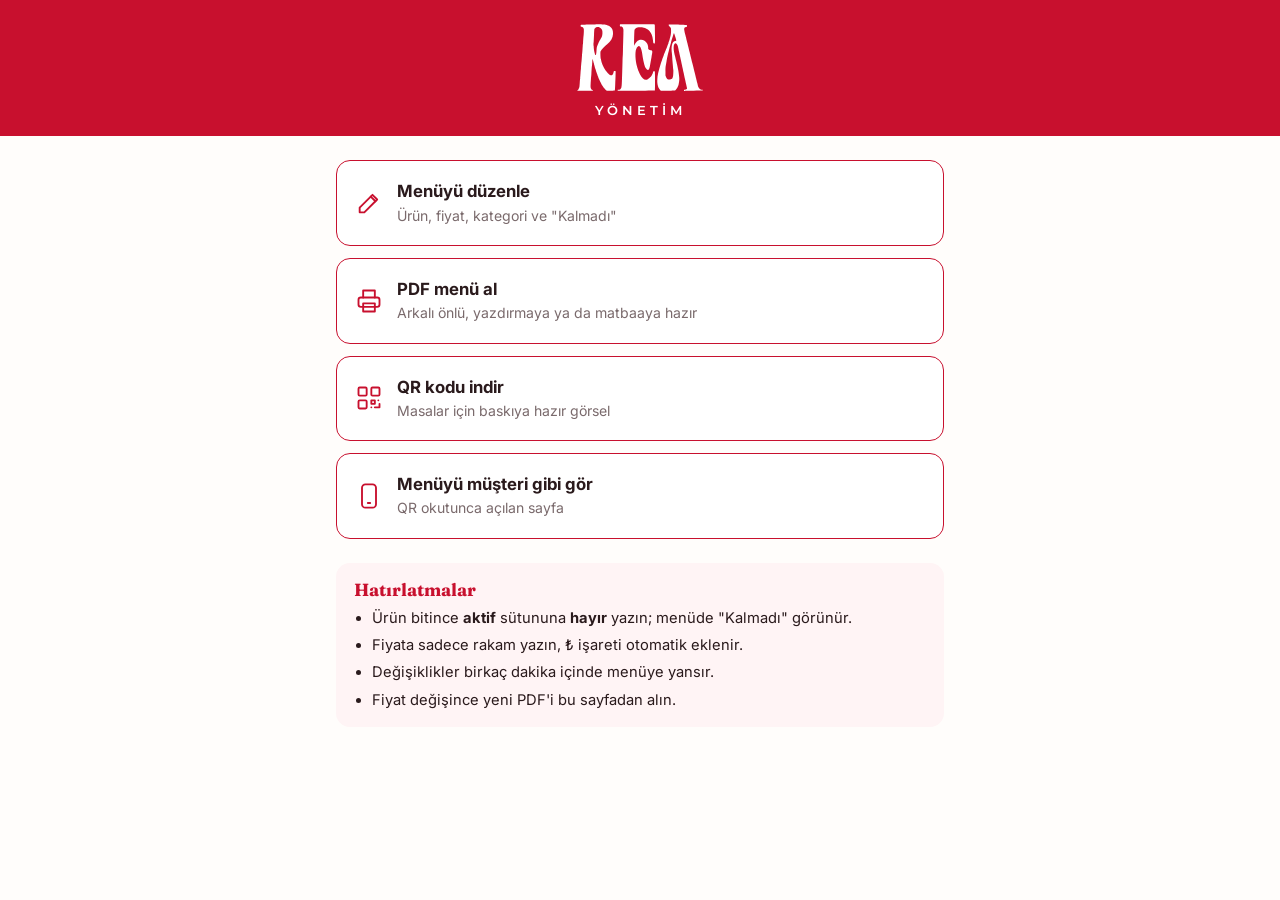
<file: yonetim.html>
<!doctype html>
<html lang="tr">
<head>
<meta charset="utf-8">
<meta name="viewport" content="width=device-width, initial-scale=1">
<meta name="robots" content="noindex">
<title>REA · Yönetim</title>
<meta name="theme-color" content="#c8102e">
<link rel="preconnect" href="https://fonts.googleapis.com">
<link rel="preconnect" href="https://fonts.gstatic.com" crossorigin>
<link href="https://fonts.googleapis.com/css2?family=Montserrat:wght@600&family=Fraunces:opsz,wght@9..144,700&family=Inter:wght@400;600&display=swap" rel="stylesheet">
<link rel="stylesheet" href="style.css">
<style>
  header .logo { width: min(130px, 40%); }
  header .title { margin: 10px 0 0; font: 600 .8rem Montserrat, sans-serif; letter-spacing: .3em; text-transform: uppercase; color: #fff; }
  main { display: grid; gap: 12px; padding-top: 24px; }
  .btn { display: flex; align-items: center; gap: 14px; padding: 18px; border: 1.5px solid var(--red); border-radius: 14px; color: var(--ink); text-decoration: none; background: #fff; }
  .btn:hover, .btn:focus-visible { background: #fff4f5; outline: none; }
  .btn .icon { width: 28px; height: 28px; color: var(--red); }
  .btn b { display: block; font-size: 1.05rem; }
  .btn span { color: var(--muted); font-size: .88rem; }
  .btn[aria-disabled="true"] { opacity: .5; pointer-events: none; }
  .tips { margin-top: 12px; padding: 16px 18px; border-radius: 14px; background: #fff4f5; font-size: .92rem; }
  .tips h2 { font-size: 1.1rem; margin: 0 0 8px; }
  .tips ul { margin: 0; padding-left: 18px; display: grid; gap: 6px; }
</style>
</head>
<body>
<header>
  <div class="logo"><img src="rea.svg" alt="REA" width="1182" height="650"></div>
  <p class="title">Yönetim</p>
</header>
<main>
  <a class="btn" href="admin.html">
    <svg class="icon" viewBox="0 0 24 24" fill="none" stroke="currentColor" stroke-width="1.6" stroke-linecap="round" stroke-linejoin="round" aria-hidden="true"><path d="M4 20h4L19 9l-4-4L4 16z"/><path d="M13.5 6.5l4 4"/></svg>
    <div><b>Menüyü düzenle</b><span>Ürün, fiyat, kategori ve "Kalmadı"</span></div>
  </a>
  <a class="btn" href="print.html">
    <svg class="icon" viewBox="0 0 24 24" fill="none" stroke="currentColor" stroke-width="1.6" stroke-linecap="round" stroke-linejoin="round" aria-hidden="true"><path d="M7 9V3h10v6"/><rect x="3" y="9" width="18" height="8" rx="2"/><path d="M7 14h10v7H7z"/></svg>
    <div><b>PDF menü al</b><span>Arkalı önlü, yazdırmaya ya da matbaaya hazır</span></div>
  </a>
  <a class="btn" href="qr.png" download="rea-menu-qr.png">
    <svg class="icon" viewBox="0 0 24 24" fill="none" stroke="currentColor" stroke-width="1.6" stroke-linecap="round" stroke-linejoin="round" aria-hidden="true"><rect x="3" y="3" width="7" height="7" rx="1"/><rect x="14" y="3" width="7" height="7" rx="1"/><rect x="3" y="14" width="7" height="7" rx="1"/><path d="M14 14h3v3h-3zM20 14v.01M14 20v.01M17 20h4v-3"/></svg>
    <div><b>QR kodu indir</b><span>Masalar için baskıya hazır görsel</span></div>
  </a>
  <a class="btn" href="./">
    <svg class="icon" viewBox="0 0 24 24" fill="none" stroke="currentColor" stroke-width="1.6" stroke-linecap="round" stroke-linejoin="round" aria-hidden="true"><rect x="6" y="2" width="12" height="20" rx="3"/><path d="M11 18h2"/></svg>
    <div><b>Menüyü müşteri gibi gör</b><span>QR okutunca açılan sayfa</span></div>
  </a>

  <section class="tips">
    <h2>Hatırlatmalar</h2>
    <ul>
      <li>Ürün bitince <b>aktif</b> sütununa <b>hayır</b> yazın; menüde "Kalmadı" görünür.</li>
      <li>Fiyata sadece rakam yazın, ₺ işareti otomatik eklenir.</li>
      <li>Değişiklikler birkaç dakika içinde menüye yansır.</li>
      <li>Fiyat değişince yeni PDF'i bu sayfadan alın.</li>
    </ul>
  </section>
</main>
</body>
</html>
</file>
<file: style.css>
:root {
  --red: #c8102e;
  --red-dark: #9e0c24;
  --ink: #2a1a1c;
  --muted: #7a6a6c;
  --bg: #fffdfb;
  --line: #ecdcdc;
}
* { box-sizing: border-box; }
html { scroll-behavior: smooth; }
body {
  margin: 0;
  background: var(--bg);
  color: var(--ink);
  font: 16px/1.45 Inter, system-ui, sans-serif;
}
header {
  background: var(--red);
  color: #fff;
  text-align: center;
  padding: 22px 16px 18px;
}
.logo { width: min(180px, 55%); margin: 0 auto; color: #161616; font: 600 1rem/1 Montserrat, system-ui, sans-serif; text-transform: uppercase; }
.logo img { display: block; width: 100%; height: auto; }
.logo span { display: flex; align-items: center; justify-content: center; letter-spacing: .3em; margin-right: -.3em; }
.garden { font-size: 1.4rem; margin-top: 10px; }
.coffee { font-size: .9rem; margin-top: 6px; gap: 10px; }
.coffee::before, .coffee::after { content: ""; flex: 1; border-top: 2px solid; }
nav {
  position: sticky;
  top: 0;
  z-index: 1;
  display: flex;
  gap: 8px;
  overflow-x: auto;
  padding: 12px 16px;
  background: var(--bg);
  border-bottom: 1px solid var(--line);
  scrollbar-width: none;
}
nav::-webkit-scrollbar { display: none; }
nav a {
  flex: none;
  padding: 7px 14px;
  border: 1.5px solid var(--red);
  border-radius: 999px;
  color: var(--red);
  font-weight: 600;
  font-size: .9rem;
  text-decoration: none;
  white-space: nowrap;
}
nav a { transition: background .2s, color .2s; }
nav a.active, nav a:focus-visible { background: var(--red); color: #fff; outline: none; }
main { max-width: 640px; margin: 0 auto; padding: 8px 16px 24px; }
section { scroll-margin-top: 64px; padding-top: 20px; }
h2 {
  display: flex;
  align-items: center;
  gap: .4em;
  margin: 0 0 8px;
  color: var(--red);
  font: 700 1.5rem Fraunces, Georgia, serif;
}
.item { padding: 12px 0; border-bottom: 1px dashed var(--line); }
.item:last-child { border-bottom: 0; }
.row { display: flex; align-items: baseline; gap: 8px; }
.name { font-weight: 600; min-width: 0; overflow-wrap: anywhere; }
.dots { flex: 1; border-bottom: 2px dotted var(--line); transform: translateY(-4px); min-width: 12px; }
.price { color: var(--red-dark); font-weight: 600; white-space: nowrap; }
.desc { margin: 2px 0 0; color: var(--muted); font-size: .88rem; }
.loading, .error { text-align: center; color: var(--muted); padding: 40px 0; }
footer { text-align: center; color: var(--muted); font-size: .8rem; padding: 24px 16px 40px; }
.sold-out .name, .sold-out .desc { color: var(--muted); text-decoration: line-through; }
.sold-out .price { color: var(--muted); font-size: .8rem; text-transform: uppercase; letter-spacing: .05em; }
.icon { flex: none; width: 1.05em; height: 1.05em; fill: none; stroke: currentColor; stroke-width: 1.6; stroke-linecap: round; stroke-linejoin: round; }
</file>
<file: print.css>
@page { size: A4; margin: 0; }

body { background: #e9e4e2; }
* { -webkit-print-color-adjust: exact; print-color-adjust: exact; }

.toolbar { max-width: 210mm; margin: 16px auto; display: flex; flex-wrap: wrap; gap: 8px 16px; align-items: center; font-size: .9rem; color: var(--muted); }
.toolbar button { padding: 10px 18px; border: 0; border-radius: 999px; background: var(--red); color: #fff; font: 600 1rem Inter, sans-serif; cursor: pointer; }
#warn { flex-basis: 100%; margin: 0; color: var(--red-dark); font-weight: 600; }

.page {
  width: 210mm;
  height: 297mm;
  margin: 0 auto 16px;
  background: var(--bg);
  box-shadow: 0 2px 12px rgb(0 0 0 / .15);
  display: flex;
  flex-direction: column;
  overflow: hidden;
  position: relative;
}
.lines { position: absolute; inset: 0; width: 100%; height: 100%; z-index: 1; pointer-events: none; fill: none; stroke-width: .35; }
.lines .white { stroke: #fff; }
.lines .red { stroke: var(--red); }

.band { background: var(--red); height: 92mm; flex: none; display: flex; align-items: center; }
.band .logo { width: 70mm; font-size: 4.2mm; }
.band .garden { font-size: 8.5mm; margin-top: 5mm; }
.band .coffee { font-size: 5.5mm; margin-top: 2.5mm; gap: 4mm; }
.band.slim { height: 28mm; justify-content: center; }
.band.slim img { display: block; width: 26mm; height: auto; margin: 0 auto; }

.cols {
  flex: 1;
  min-height: 0;
  display: flex;
  gap: 14mm;
  padding: 12mm 16mm;
  font-size: 3.6mm;
}
.front .cols { padding-bottom: 24mm; }
.col { flex: 1; min-width: 0; }
.cols section { padding-top: 0; margin-bottom: 8mm; }
.cols h2 { font: 600 4.4mm/1 Montserrat, sans-serif; text-transform: uppercase; letter-spacing: .14em; margin-bottom: 3mm; }
.cols h2::after { content: ""; flex: 1; border-top: .35mm solid; margin-left: 1mm; }
.cols h2 .icon { width: 5.4mm; height: 5.4mm; }
.cols .item { padding: 2.2mm 0; }
.cols .desc { font-size: 3mm; }

.back footer {
  flex: none;
  margin: 0 16mm;
  padding: 6mm 0 9mm;
  font-size: 3mm;
  text-align: center;
  color: var(--muted);
}

@media print {
  body { background: none; }
  .toolbar { display: none; }
  .page { margin: 0; box-shadow: none; break-after: page; }
}
</file>
